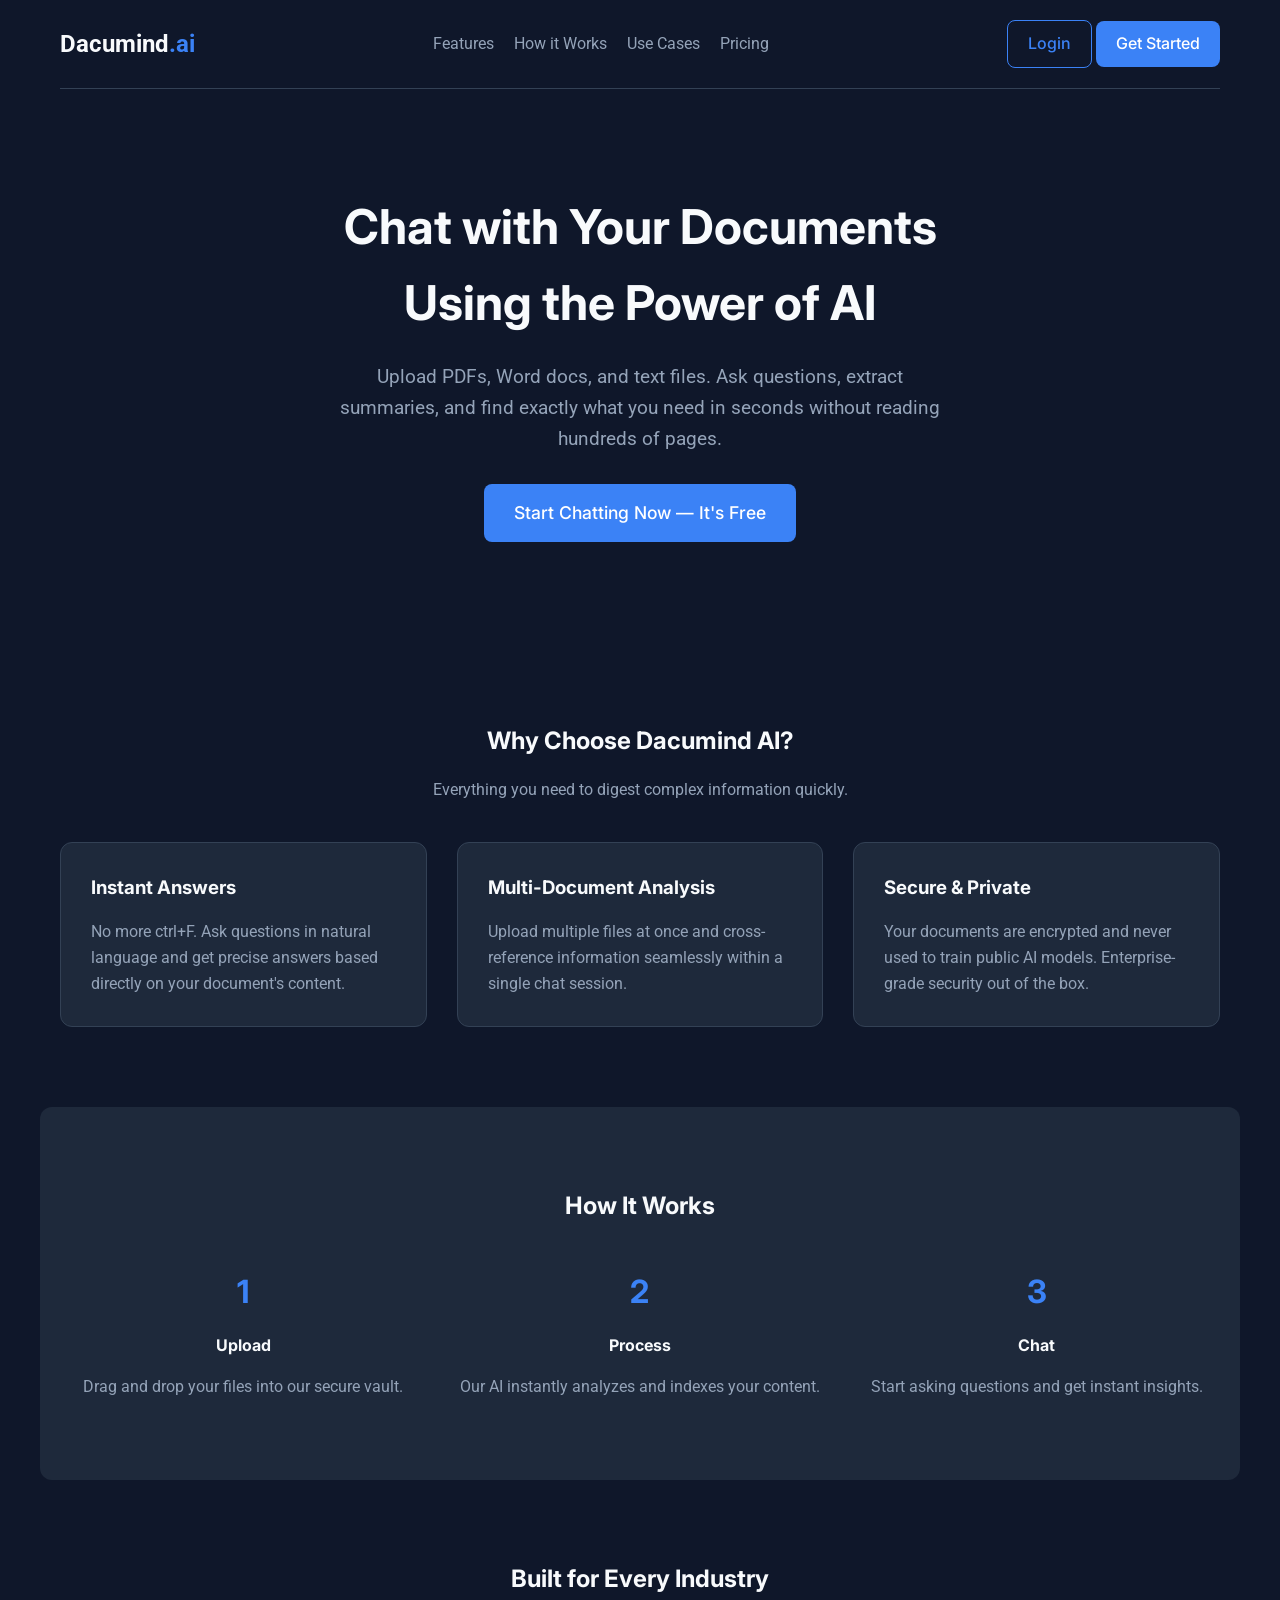
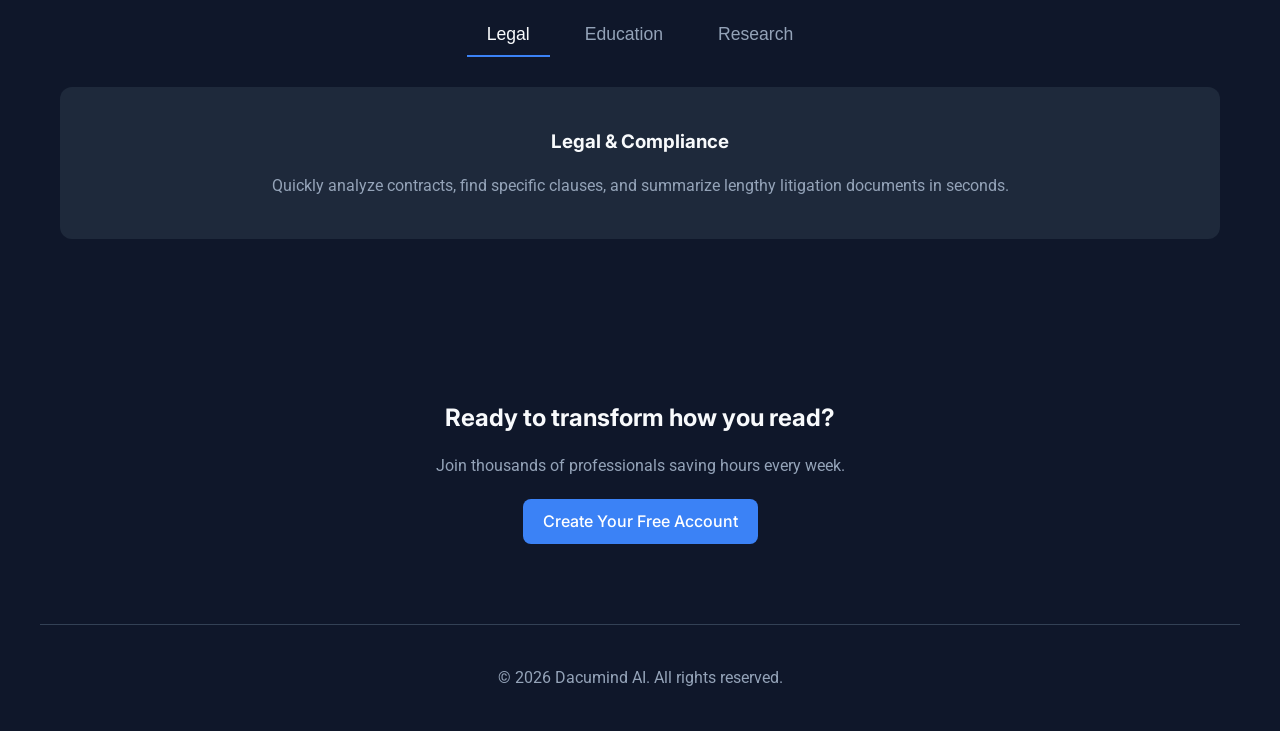
<file: dacumind-ai/index.html>
<!DOCTYPE html>
<html lang="en">
<head>
  <meta charset="UTF-8">
  <meta name="viewport" content="width=device-width, initial-scale=1.0">
  <title>Dacumind AI - Intelligent Document Analysis</title>
  <link rel="preconnect" href="https://fonts.googleapis.com">
  <link rel="preconnect" href="https://fonts.gstatic.com" crossorigin>
  <link href="https://fonts.googleapis.com/css2?family=Inter:wght@400;500;700&family=Roboto:wght@400;500&display=swap" rel="stylesheet">
  <link rel="stylesheet" href="css/main.css">
</head>
<body>

  <!-- Navbar -->
  <header class="container">
    <nav class="navbar">
      <a href="index.html" class="navbar-brand">Dacumind<span style="color: var(--accent-color);">.ai</span></a>
      <button class="menu-toggle" id="mobile-menu-btn" aria-label="Toggle Menu">
        &#9776;
      </button>
      <ul class="nav-links">
        <li><a href="#features">Features</a></li>
        <li><a href="#how-it-works">How it Works</a></li>
        <li><a href="#use-cases">Use Cases</a></li>
        <li><a href="pricing.html">Pricing</a></li>
      </ul>
      <div class="nav-actions">
        <a href="login.html" class="btn btn-outline">Login</a>
        <a href="dashboard.html" class="btn btn-primary">Get Started</a>
      </div>
    </nav>
  </header>

  <!-- Hero Section -->
  <section class="hero container">
    <h1>Chat with Your Documents <br>Using the Power of AI</h1>
    <p>Upload PDFs, Word docs, and text files. Ask questions, extract summaries, and find exactly what you need in seconds without reading hundreds of pages.</p>
    <div class="hero-ctas">
      <a href="dashboard.html" class="btn btn-primary" style="font-size: 1.1rem; padding: 15px 30px;">Start Chatting Now — It's Free</a>
    </div>
  </section>

  <!-- Features Section -->
  <section id="features" class="section container">
    <h2 class="text-center">Why Choose Dacumind AI?</h2>
    <p class="text-center text-muted" style="max-width: 600px; margin: 0 auto;">Everything you need to digest complex information quickly.</p>
    
    <div class="features-grid">
      <div class="feature-card">
        <h3>Instant Answers</h3>
        <p class="text-muted">No more ctrl+F. Ask questions in natural language and get precise answers based directly on your document's content.</p>
      </div>
      <div class="feature-card">
        <h3>Multi-Document Analysis</h3>
        <p class="text-muted">Upload multiple files at once and cross-reference information seamlessly within a single chat session.</p>
      </div>
      <div class="feature-card">
        <h3>Secure & Private</h3>
        <p class="text-muted">Your documents are encrypted and never used to train public AI models. Enterprise-grade security out of the box.</p>
      </div>
    </div>
  </section>

  <!-- How It Works Section -->
  <section id="how-it-works" class="section container" style="background-color: var(--bg-secondary); border-radius: var(--radius-lg);">
    <h2 class="text-center">How It Works</h2>
    <div class="features-grid" style="text-align: center;">
      <div>
        <h3 style="color: var(--accent-color); font-size: 2rem;">1</h3>
        <h4>Upload</h4>
        <p class="text-muted">Drag and drop your files into our secure vault.</p>
      </div>
      <div>
        <h3 style="color: var(--accent-color); font-size: 2rem;">2</h3>
        <h4>Process</h4>
        <p class="text-muted">Our AI instantly analyzes and indexes your content.</p>
      </div>
      <div>
        <h3 style="color: var(--accent-color); font-size: 2rem;">3</h3>
        <h4>Chat</h4>
        <p class="text-muted">Start asking questions and get instant insights.</p>
      </div>
    </div>
  </section>

  <!-- Use Cases Section (Interactive Tabs) -->
  <section id="use-cases" class="section container">
    <h2 class="text-center">Built for Every Industry</h2>
    
    <div class="tabs">
      <button class="tab-btn active" data-target="legal">Legal</button>
      <button class="tab-btn" data-target="education">Education</button>
      <button class="tab-btn" data-target="research">Research</button>
    </div>

    <div id="legal" class="tab-content active">
      <h3>Legal & Compliance</h3>
      <p class="text-muted">Quickly analyze contracts, find specific clauses, and summarize lengthy litigation documents in seconds.</p>
    </div>
    
    <div id="education" class="tab-content">
      <h3>Education & Students</h3>
      <p class="text-muted">Upload textbooks and lecture notes. Create study guides and flashcards automatically by chatting with your course materials.</p>
    </div>

    <div id="research" class="tab-content">
      <h3>Academic Research</h3>
      <p class="text-muted">Digest complex research papers, extract methodologies, and compare findings across multiple PDFs effortlessly.</p>
    </div>
  </section>

  <!-- Call to Action -->
  <section class="section container text-center">
    <h2>Ready to transform how you read?</h2>
    <p class="text-muted" style="margin-bottom: 20px;">Join thousands of professionals saving hours every week.</p>
    <a href="dashboard.html" class="btn btn-primary">Create Your Free Account</a>
  </section>

  <!-- Footer -->
  <footer class="footer container">
    <p>&copy; 2026 Dacumind AI. All rights reserved.</p>
  </footer>

  <script src="js/app.js"></script>
</body>
</html>
</file>
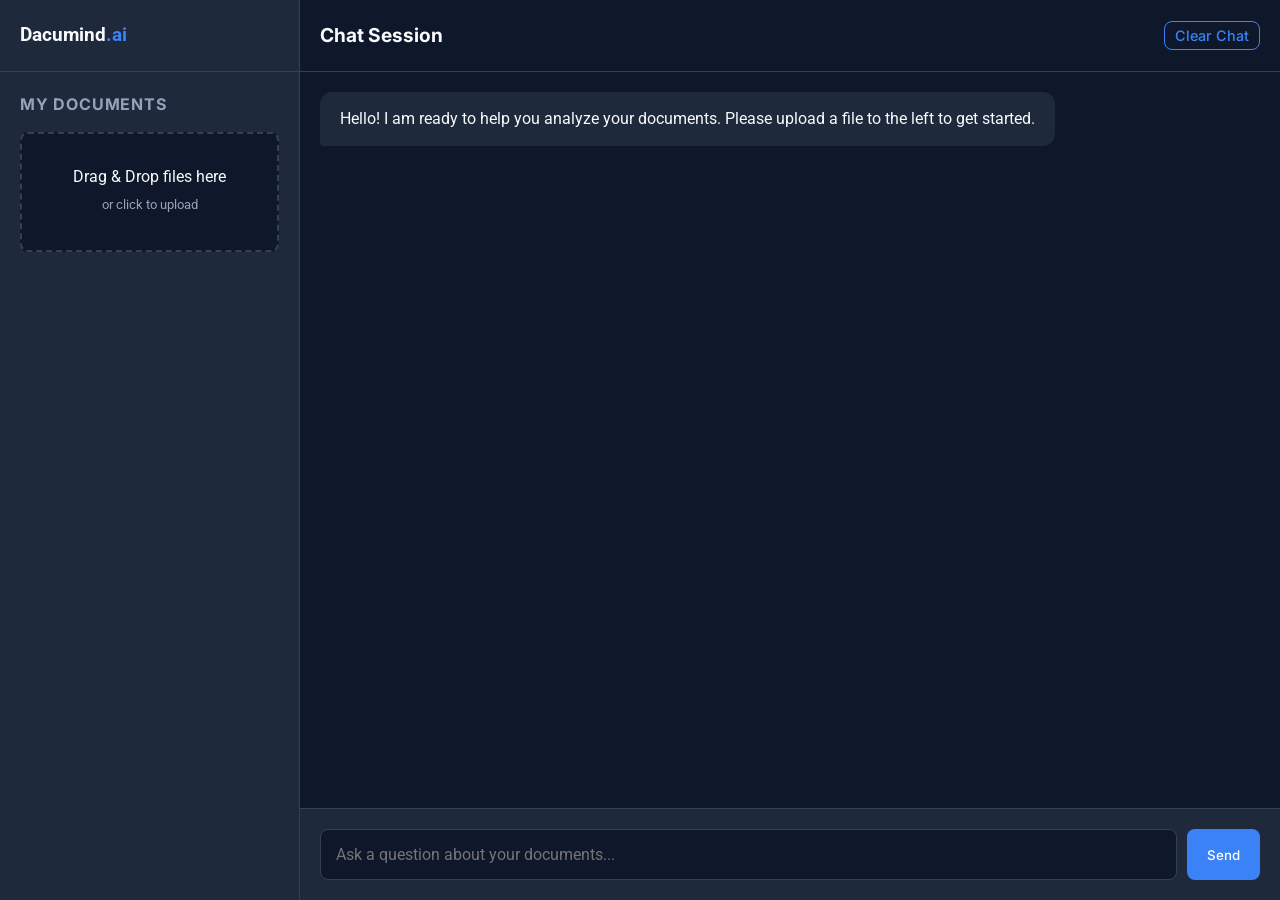
<file: dacumind-ai/dashboard.html>
<!DOCTYPE html>
<html lang="en">
<head>
  <meta charset="UTF-8">
  <meta name="viewport" content="width=device-width, initial-scale=1.0">
  <title>Dashboard - Dacumind AI</title>
  <link rel="preconnect" href="https://fonts.googleapis.com">
  <link rel="preconnect" href="https://fonts.gstatic.com" crossorigin>
  <link href="https://fonts.googleapis.com/css2?family=Inter:wght@400;500;700&family=Roboto:wght@400;500&display=swap" rel="stylesheet">
  <link rel="stylesheet" href="css/main.css">
  <link rel="stylesheet" href="css/dashboard.css">
</head>
<body class="dashboard-body">

  <div class="dashboard-layout">
    <!-- Sidebar Overlay -->
    <div id="sidebar-overlay" class="sidebar-overlay"></div>
    
    <!-- Sidebar -->
    <aside class="sidebar">
      <div class="sidebar-header" style="display: flex; justify-content: space-between; align-items: center;">
        <a href="index.html" class="navbar-brand" style="font-size: 1.2rem;">Dacumind<span style="color: var(--accent-color);">.ai</span></a>
        <button id="sidebar-close" style="background: none; border: none; color: var(--text-primary); font-size: 1.5rem; cursor: pointer; display: none;">&times;</button>
      </div>
      
      <div class="sidebar-content">
        <h3>My Documents</h3>
        <!-- Drag and Drop Zone -->
        <div id="drop-zone" class="drop-zone">
          <p>Drag & Drop files here</p>
          <p class="text-muted" style="font-size: 0.8rem;">or click to upload</p>
          <input type="file" id="file-input" hidden multiple>
        </div>
        
        <ul id="document-list" class="document-list">
          <!-- Uploaded files will appear here -->
        </ul>
      </div>
    </aside>

    <!-- Main Chat Area -->
    <main class="chat-area">
      <div class="chat-header">
        <div style="display: flex; align-items: center; gap: 10px;">
          <button id="sidebar-toggle" class="btn btn-outline" style="padding: 5px 10px; font-size: 1.2rem; border: none; display: none;">&#9776;</button>
          <h2>Chat Session</h2>
        </div>
        <button class="btn btn-outline" style="padding: 5px 10px; font-size: 0.9rem;">Clear Chat</button>
      </div>

      <div id="chat-container" class="chat-container">
        <!-- Chat messages will be appended here -->
        <div class="message ai-message">
          <div class="message-content">
            Hello! I am ready to help you analyze your documents. Please upload a file to the left to get started.
          </div>
        </div>
      </div>

      <div class="chat-input-area">
        <form id="chat-form" class="chat-form">
          <input type="text" id="chat-input" placeholder="Ask a question about your documents..." autocomplete="off">
          <button type="submit" class="btn btn-primary">Send</button>
        </form>
      </div>
    </main>
  </div>

  <script src="js/dashboard.js"></script>
</body>
</html>
</file>
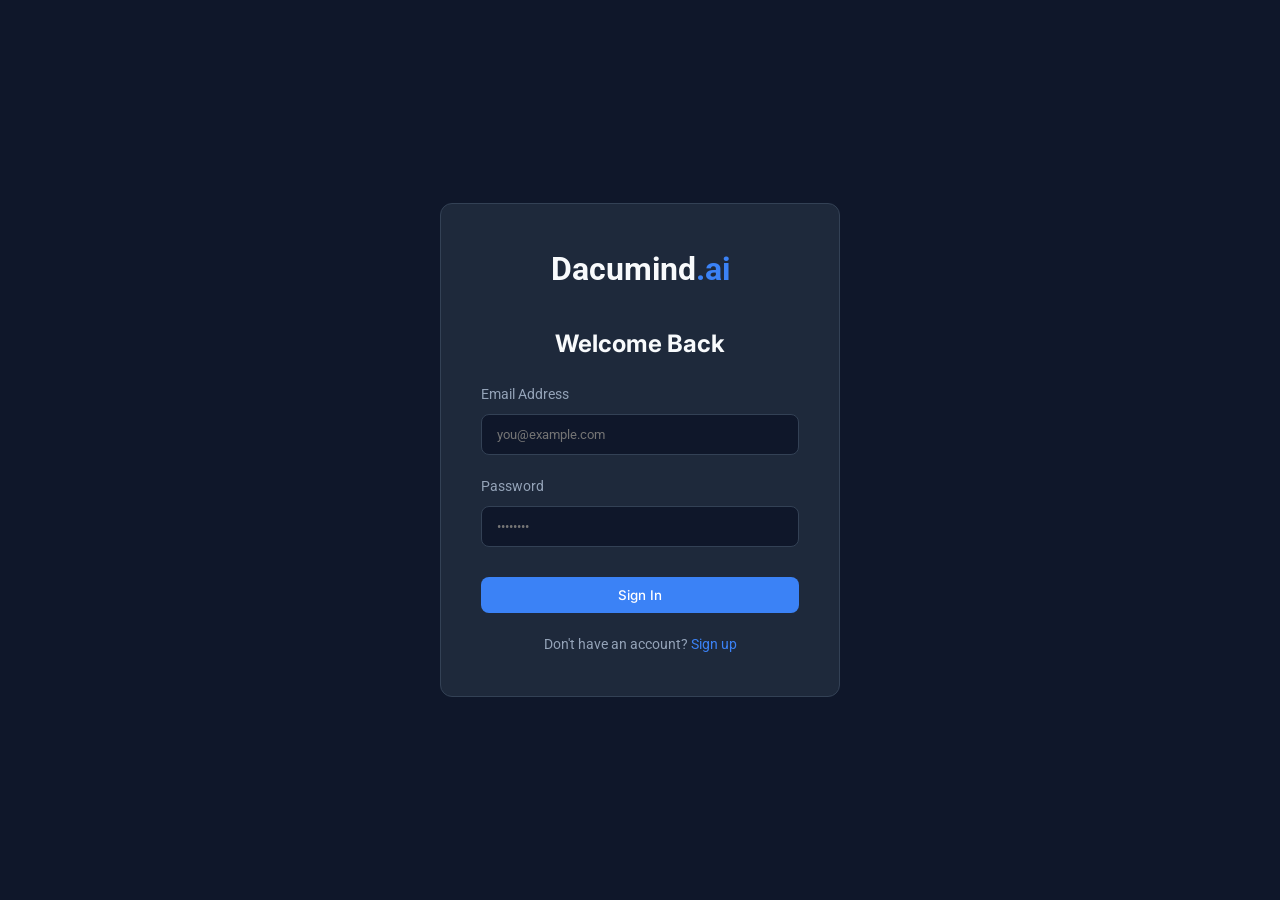
<file: dacumind-ai/login.html>
<!DOCTYPE html>
<html lang="en">
<head>
  <meta charset="UTF-8">
  <meta name="viewport" content="width=device-width, initial-scale=1.0">
  <title>Login - Dacumind AI</title>
  <link rel="preconnect" href="https://fonts.googleapis.com">
  <link rel="preconnect" href="https://fonts.gstatic.com" crossorigin>
  <link href="https://fonts.googleapis.com/css2?family=Inter:wght@400;500;700&family=Roboto:wght@400;500&display=swap" rel="stylesheet">
  <link rel="stylesheet" href="css/main.css">
  <style>
    .login-container {
      min-height: 100vh;
      display: flex;
      align-items: center;
      justify-content: center;
      padding: 20px;
    }
    
    .login-card {
      background-color: var(--bg-secondary);
      padding: 40px;
      border-radius: var(--radius-lg);
      border: 1px solid var(--border-color);
      width: 100%;
      max-width: 400px;
      text-align: center;
    }

    .form-group {
      margin-bottom: 20px;
      text-align: left;
    }

    .form-group label {
      display: block;
      margin-bottom: 8px;
      color: var(--text-muted);
      font-size: 0.9rem;
    }

    .form-group input {
      width: 100%;
      padding: 12px 15px;
      border-radius: var(--radius-md);
      border: 1px solid var(--border-color);
      background-color: var(--bg-primary);
      color: var(--text-primary);
      font-family: var(--font-body);
    }

    .form-group input:focus {
      outline: none;
      border-color: var(--accent-color);
    }

    .login-btn {
      width: 100%;
      margin-top: 10px;
    }
  </style>
</head>
<body>

  <div class="login-container">
    <div class="login-card">
      <a href="index.html" class="navbar-brand" style="display: block; margin-bottom: 30px; font-size: 2rem;">Dacumind<span style="color: var(--accent-color);">.ai</span></a>
      
      <h2 style="margin-bottom: 20px;">Welcome Back</h2>
      
      <form action="dashboard.html">
        <div class="form-group">
          <label for="email">Email Address</label>
          <input type="email" id="email" required placeholder="you@example.com">
        </div>
        
        <div class="form-group">
          <label for="password">Password</label>
          <input type="password" id="password" required placeholder="••••••••">
        </div>
        
        <button type="submit" class="btn btn-primary login-btn">Sign In</button>
      </form>
      
      <p class="text-muted" style="margin-top: 20px; font-size: 0.9rem;">
        Don't have an account? <a href="signup.html">Sign up</a>
      </p>
    </div>
  </div>

</body>
</html>
</file>
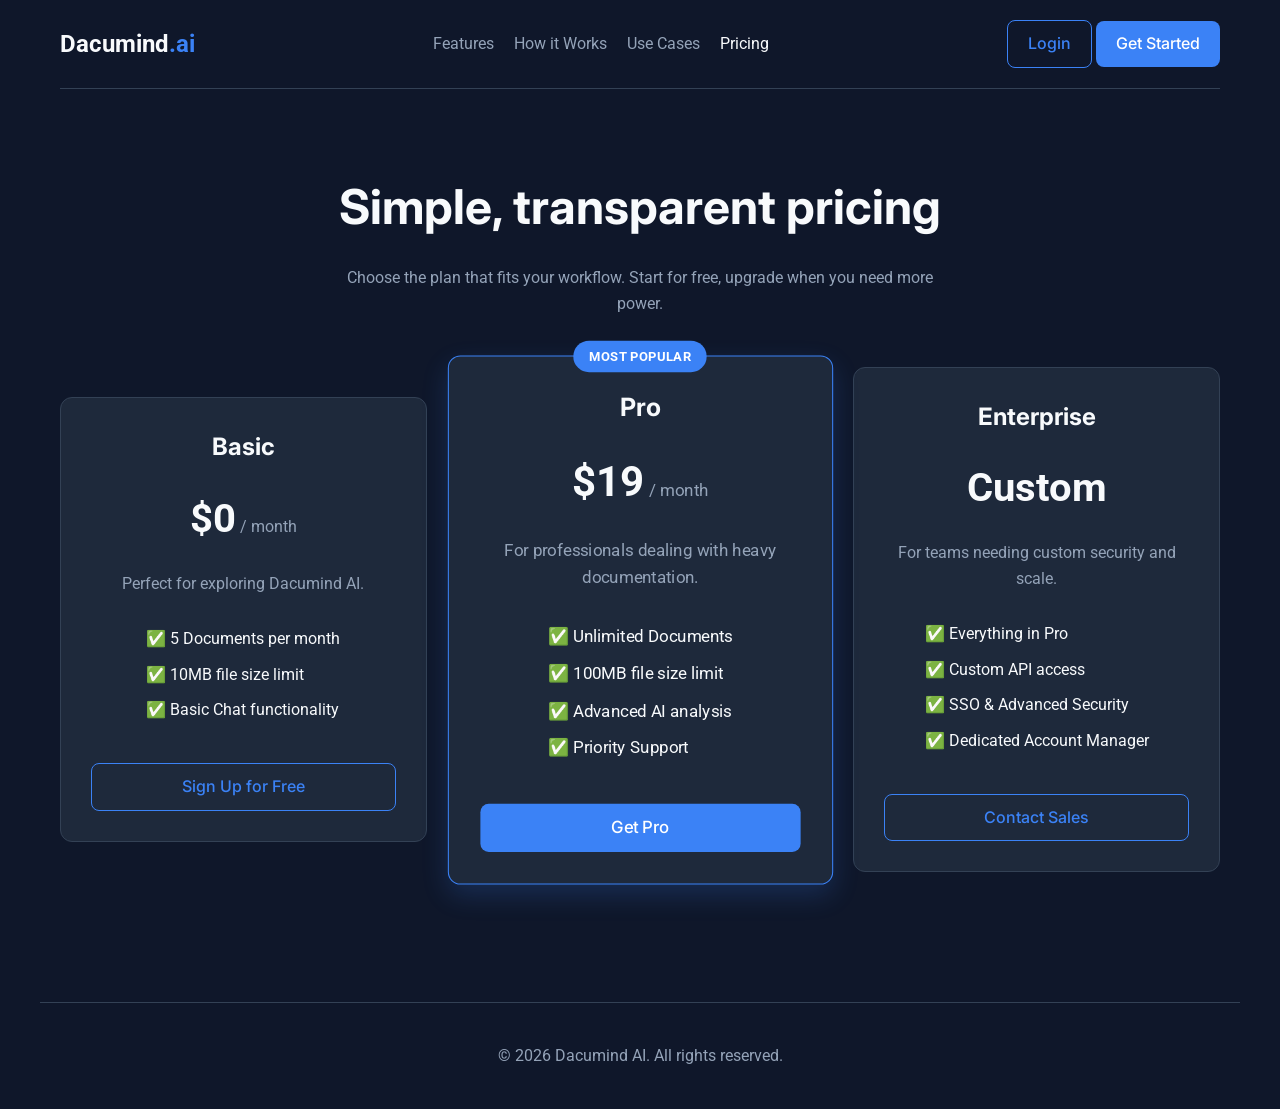
<file: dacumind-ai/pricing.html>
<!DOCTYPE html>
<html lang="en">
<head>
  <meta charset="UTF-8">
  <meta name="viewport" content="width=device-width, initial-scale=1.0">
  <title>Pricing - Dacumind AI</title>
  <link rel="preconnect" href="https://fonts.googleapis.com">
  <link rel="preconnect" href="https://fonts.gstatic.com" crossorigin>
  <link href="https://fonts.googleapis.com/css2?family=Inter:wght@400;500;700&family=Roboto:wght@400;500&display=swap" rel="stylesheet">
  <link rel="stylesheet" href="css/main.css">
</head>
<body>

  <!-- Navbar -->
  <header class="container">
    <nav class="navbar">
      <a href="index.html" class="navbar-brand">Dacumind<span style="color: var(--accent-color);">.ai</span></a>
      <ul class="nav-links">
        <li><a href="index.html#features">Features</a></li>
        <li><a href="index.html#how-it-works">How it Works</a></li>
        <li><a href="index.html#use-cases">Use Cases</a></li>
        <li><a href="pricing.html" style="color: var(--text-primary);">Pricing</a></li>
      </ul>
      <div class="nav-actions">
        <a href="login.html" class="btn btn-outline">Login</a>
        <a href="dashboard.html" class="btn btn-primary">Get Started</a>
      </div>
    </nav>
  </header>

  <!-- Pricing Section -->
  <section class="section container">
    <h1 class="text-center" style="font-size: 3rem; margin-bottom: 20px;">Simple, transparent pricing</h1>
    <p class="text-center text-muted" style="max-width: 600px; margin: 0 auto 50px auto;">Choose the plan that fits your workflow. Start for free, upgrade when you need more power.</p>
    
    <div class="features-grid" style="align-items: center;">
      <!-- Free Plan -->
      <div class="feature-card" style="text-align: center;">
        <h3 style="font-size: 1.5rem;">Basic</h3>
        <p style="font-size: 2.5rem; font-weight: bold; margin: 20px 0; color: var(--text-primary);">$0<span style="font-size: 1rem; color: var(--text-muted); font-weight: normal;"> / month</span></p>
        <p class="text-muted" style="margin-bottom: 30px;">Perfect for exploring Dacumind AI.</p>
        <ul style="list-style: none; padding: 0; text-align: left; margin-bottom: 30px; display: inline-block;">
          <li style="margin-bottom: 10px;">✅ 5 Documents per month</li>
          <li style="margin-bottom: 10px;">✅ 10MB file size limit</li>
          <li style="margin-bottom: 10px;">✅ Basic Chat functionality</li>
        </ul>
        <a href="signup.html" class="btn btn-outline" style="display: block;">Sign Up for Free</a>
      </div>

      <!-- Pro Plan -->
      <div class="feature-card" style="text-align: center; border-color: var(--accent-color); position: relative; transform: scale(1.05); box-shadow: 0 10px 25px rgba(59, 130, 246, 0.2);">
        <div style="position: absolute; top: -15px; left: 50%; transform: translateX(-50%); background-color: var(--accent-color); color: white; padding: 5px 15px; border-radius: 20px; font-size: 0.8rem; font-weight: bold;">MOST POPULAR</div>
        <h3 style="font-size: 1.5rem;">Pro</h3>
        <p style="font-size: 2.5rem; font-weight: bold; margin: 20px 0; color: var(--text-primary);">$19<span style="font-size: 1rem; color: var(--text-muted); font-weight: normal;"> / month</span></p>
        <p class="text-muted" style="margin-bottom: 30px;">For professionals dealing with heavy documentation.</p>
        <ul style="list-style: none; padding: 0; text-align: left; margin-bottom: 30px; display: inline-block;">
          <li style="margin-bottom: 10px;">✅ Unlimited Documents</li>
          <li style="margin-bottom: 10px;">✅ 100MB file size limit</li>
          <li style="margin-bottom: 10px;">✅ Advanced AI analysis</li>
          <li style="margin-bottom: 10px;">✅ Priority Support</li>
        </ul>
        <a href="signup.html" class="btn btn-primary" style="display: block;">Get Pro</a>
      </div>

      <!-- Enterprise Plan -->
      <div class="feature-card" style="text-align: center;">
        <h3 style="font-size: 1.5rem;">Enterprise</h3>
        <p style="font-size: 2.5rem; font-weight: bold; margin: 20px 0; color: var(--text-primary);">Custom</p>
        <p class="text-muted" style="margin-bottom: 30px;">For teams needing custom security and scale.</p>
        <ul style="list-style: none; padding: 0; text-align: left; margin-bottom: 30px; display: inline-block;">
          <li style="margin-bottom: 10px;">✅ Everything in Pro</li>
          <li style="margin-bottom: 10px;">✅ Custom API access</li>
          <li style="margin-bottom: 10px;">✅ SSO & Advanced Security</li>
          <li style="margin-bottom: 10px;">✅ Dedicated Account Manager</li>
        </ul>
        <a href="signup.html" class="btn btn-outline" style="display: block;">Contact Sales</a>
      </div>
    </div>
  </section>

  <!-- Footer -->
  <footer class="footer container" style="margin-top: 50px;">
    <p>&copy; 2026 Dacumind AI. All rights reserved.</p>
  </footer>

</body>
</html>
</file>
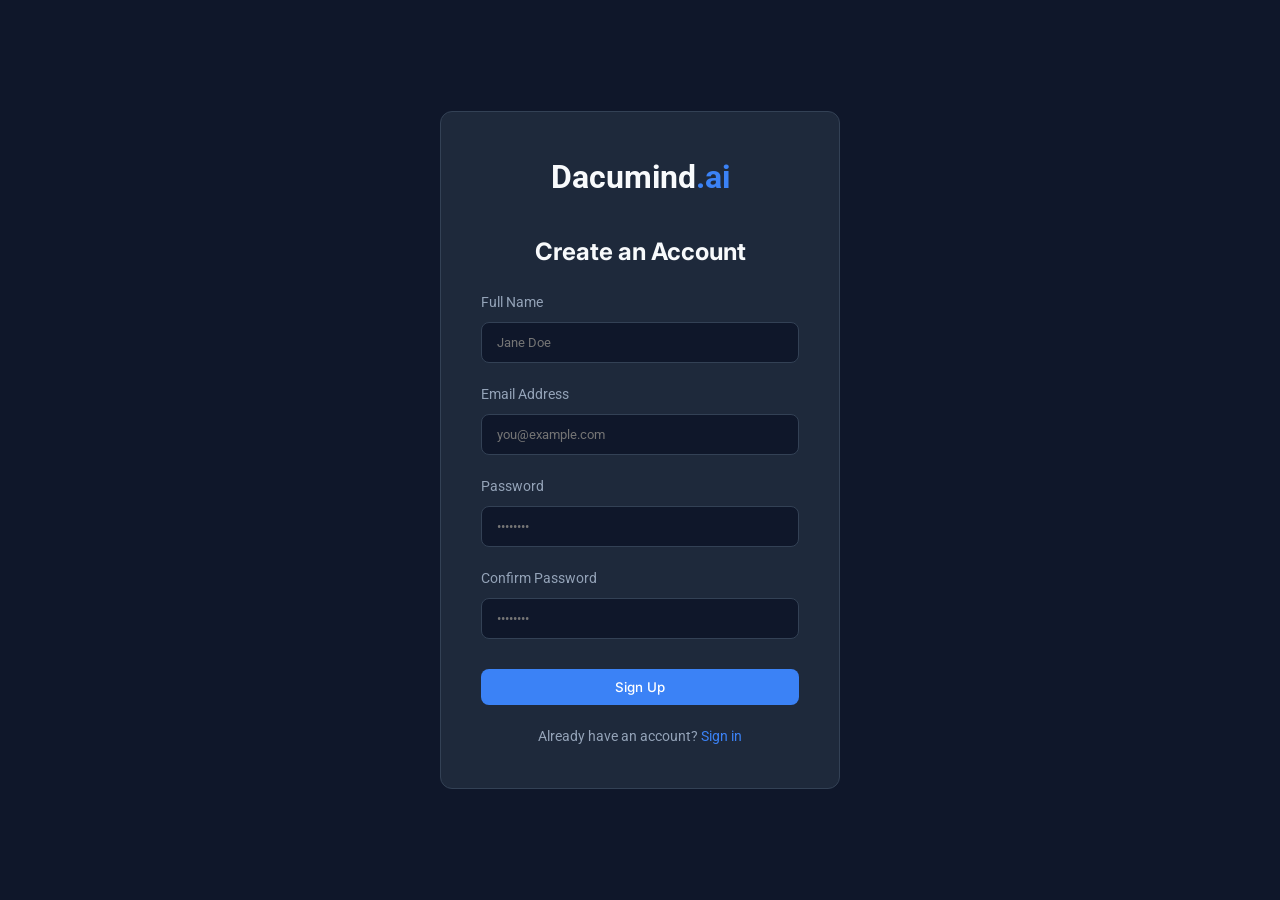
<file: dacumind-ai/signup.html>
<!DOCTYPE html>
<html lang="en">
<head>
  <meta charset="UTF-8">
  <meta name="viewport" content="width=device-width, initial-scale=1.0">
  <title>Sign Up - Dacumind AI</title>
  <link rel="preconnect" href="https://fonts.googleapis.com">
  <link rel="preconnect" href="https://fonts.gstatic.com" crossorigin>
  <link href="https://fonts.googleapis.com/css2?family=Inter:wght@400;500;700&family=Roboto:wght@400;500&display=swap" rel="stylesheet">
  <link rel="stylesheet" href="css/main.css">
  <style>
    .login-container {
      min-height: 100vh;
      display: flex;
      align-items: center;
      justify-content: center;
      padding: 20px;
    }
    
    .login-card {
      background-color: var(--bg-secondary);
      padding: 40px;
      border-radius: var(--radius-lg);
      border: 1px solid var(--border-color);
      width: 100%;
      max-width: 400px;
      text-align: center;
    }

    .form-group {
      margin-bottom: 20px;
      text-align: left;
    }

    .form-group label {
      display: block;
      margin-bottom: 8px;
      color: var(--text-muted);
      font-size: 0.9rem;
    }

    .form-group input {
      width: 100%;
      padding: 12px 15px;
      border-radius: var(--radius-md);
      border: 1px solid var(--border-color);
      background-color: var(--bg-primary);
      color: var(--text-primary);
      font-family: var(--font-body);
    }

    .form-group input:focus {
      outline: none;
      border-color: var(--accent-color);
    }

    .login-btn {
      width: 100%;
      margin-top: 10px;
    }
  </style>
</head>
<body>

  <div class="login-container">
    <div class="login-card">
      <a href="index.html" class="navbar-brand" style="display: block; margin-bottom: 30px; font-size: 2rem;">Dacumind<span style="color: var(--accent-color);">.ai</span></a>
      
      <h2 style="margin-bottom: 20px;">Create an Account</h2>
      
      <form action="dashboard.html">
        <div class="form-group">
          <label for="fullname">Full Name</label>
          <input type="text" id="fullname" required placeholder="Jane Doe">
        </div>

        <div class="form-group">
          <label for="email">Email Address</label>
          <input type="email" id="email" required placeholder="you@example.com">
        </div>
        
        <div class="form-group">
          <label for="password">Password</label>
          <input type="password" id="password" required placeholder="••••••••">
        </div>

        <div class="form-group">
          <label for="confirm-password">Confirm Password</label>
          <input type="password" id="confirm-password" required placeholder="••••••••">
        </div>
        
        <button type="submit" class="btn btn-primary login-btn">Sign Up</button>
      </form>
      
      <p class="text-muted" style="margin-top: 20px; font-size: 0.9rem;">
        Already have an account? <a href="login.html">Sign in</a>
      </p>
    </div>
  </div>

</body>
</html>
</file>
<file: dacumind-ai/css/main.css>
:root {
  /* Colors - Tech-focused, trustworthy, and modern */
  --bg-primary: #0F172A;       /* Slate 900 - Dark mode default */
  --bg-secondary: #1E293B;     /* Slate 800 - Cards and containers */
  --accent-color: #3B82F6;     /* Blue 500 - Primary actions (CTAs) */
  --accent-hover: #2563EB;     /* Blue 600 */
  --text-primary: #F8FAFC;     /* Slate 50 - High contrast text */
  --text-muted: #94A3B8;       /* Slate 400 - Secondary text */
  --success: #10B981;          /* Emerald 500 */
  --border-color: #334155;     /* Slate 700 */

  /* Typography */
  --font-heading: 'Inter', system-ui, sans-serif;
  --font-body: 'Roboto', system-ui, sans-serif;
  
  /* Spacing & Radii */
  --radius-md: 8px;
  --radius-lg: 12px;
  --spacing-section: 80px 20px;
}

* {
  box-sizing: border-box;
  margin: 0;
  padding: 0;
}

body {
  font-family: var(--font-body);
  background-color: var(--bg-primary);
  color: var(--text-primary);
  line-height: 1.6;
}

h1, h2, h3, h4, h5, h6 {
  font-family: var(--font-heading);
  font-weight: 700;
  margin-bottom: 1rem;
}

a {
  color: var(--accent-color);
  text-decoration: none;
  transition: color 0.3s ease;
}

a:hover {
  color: var(--accent-hover);
}

/* Utilities */
.container {
  max-width: 1200px;
  margin: 0 auto;
  padding: 0 20px;
}

.text-center { text-align: center; }
.text-muted { color: var(--text-muted); }

.section {
  padding: var(--spacing-section);
}

/* Buttons */
.btn {
  display: inline-block;
  padding: 10px 20px;
  border-radius: var(--radius-md);
  font-weight: 500;
  cursor: pointer;
  border: none;
  transition: all 0.3s ease;
  font-family: var(--font-heading);
}

.btn-primary {
  background-color: var(--accent-color);
  color: white;
}

.btn-primary:hover {
  background-color: var(--accent-hover);
  color: white;
}

.btn-outline {
  background-color: transparent;
  color: var(--accent-color);
  border: 1px solid var(--accent-color);
}

.btn-outline:hover {
  background-color: var(--accent-color);
  color: white;
}

/* Navbar */
.navbar {
  display: flex;
  justify-content: space-between;
  align-items: center;
  padding: 20px 0;
  border-bottom: 1px solid var(--border-color);
}

.navbar-brand {
  font-size: 1.5rem;
  font-weight: 700;
  color: var(--text-primary);
}

.nav-links {
  display: flex;
  gap: 20px;
  list-style: none;
}

.nav-links a {
  color: var(--text-muted);
}

.nav-links a:hover {
  color: var(--text-primary);
}

.menu-toggle {
  display: none;
}

/* Hero Section */
.hero {
  text-align: center;
  padding: 100px 20px;
}

.hero h1 {
  font-size: 3rem;
  margin-bottom: 20px;
}

.hero p {
  font-size: 1.2rem;
  color: var(--text-muted);
  max-width: 600px;
  margin: 0 auto 30px auto;
}

/* Features Grid */
.features-grid {
  display: grid;
  grid-template-columns: repeat(auto-fit, minmax(250px, 1fr));
  gap: 30px;
  margin-top: 40px;
}

.feature-card {
  background-color: var(--bg-secondary);
  padding: 30px;
  border-radius: var(--radius-lg);
  border: 1px solid var(--border-color);
}

/* Use Cases Tabs */
.tabs {
  display: flex;
  justify-content: center;
  gap: 15px;
  margin-bottom: 30px;
}

.tab-btn {
  background: transparent;
  border: none;
  color: var(--text-muted);
  font-size: 1.1rem;
  cursor: pointer;
  padding: 10px 20px;
  border-bottom: 2px solid transparent;
  transition: all 0.3s;
}

.tab-btn.active, .tab-btn:hover {
  color: var(--text-primary);
  border-bottom-color: var(--accent-color);
}

.tab-content {
  display: none;
  background-color: var(--bg-secondary);
  padding: 40px;
  border-radius: var(--radius-lg);
  text-align: center;
}

.tab-content.active {
  display: block;
}

/* Footer */
.footer {
  border-top: 1px solid var(--border-color);
  padding: 40px 20px;
  text-align: center;
  color: var(--text-muted);
}

/* Responsive Design */
@media (max-width: 768px) {
  /* Global */
  .section {
    padding: 60px 15px;
  }
  
  .container {
    padding: 0 15px;
  }

  /* Navbar */
  .menu-toggle {
    display: block !important;
    background: none;
    border: none;
    color: var(--text-primary);
    font-size: 1.5rem;
    cursor: pointer;
  }
  
  .nav-links, .nav-actions {
    display: none;
    width: 100%;
    flex-direction: column;
    text-align: center;
    margin-top: 15px;
  }
  
  .navbar {
    flex-wrap: wrap;
  }
  
  .nav-links.active, .nav-actions.active {
    display: flex;
    gap: 15px;
    padding: 10px 0;
  }
  
  .nav-links a {
    padding: 10px;
    display: block;
  }

  /* Hero */
  .hero {
    padding: 60px 15px;
  }

  .hero h1 {
    font-size: 2rem;
  }

  .hero p {
    font-size: 1rem;
  }

  /* Features & How it Works */
  .features-grid {
    grid-template-columns: 1fr;
    gap: 40px;
  }
}

@media (max-width: 480px) {
  .hero h1 {
    font-size: 1.75rem;
  }
  .btn {
    width: 100%;
    margin-bottom: 10px;
  }
}
</file>
<file: dacumind-ai/css/dashboard.css>
/* Dashboard Specific Styles */
.dashboard-body {
  margin: 0;
  height: 100vh;
  overflow: hidden; /* Prevent full page scroll */
}

.dashboard-layout {
  display: flex;
  height: 100vh;
}

/* Sidebar */
.sidebar {
  width: 300px;
  background-color: var(--bg-secondary);
  border-right: 1px solid var(--border-color);
  display: flex;
  flex-direction: column;
}

.sidebar-header {
  padding: 20px;
  border-bottom: 1px solid var(--border-color);
}

.sidebar-content {
  padding: 20px;
  flex: 1;
  overflow-y: auto;
}

.sidebar-content h3 {
  font-size: 1rem;
  color: var(--text-muted);
  margin-bottom: 15px;
  text-transform: uppercase;
  letter-spacing: 0.05em;
}

/* Drop Zone */
.drop-zone {
  border: 2px dashed var(--border-color);
  border-radius: var(--radius-md);
  padding: 30px 20px;
  text-align: center;
  cursor: pointer;
  transition: all 0.3s ease;
  margin-bottom: 20px;
  background-color: var(--bg-primary);
}

.drop-zone.dragover {
  border-color: var(--accent-color);
  background-color: rgba(59, 130, 246, 0.1); /* Accent with opacity */
}

.drop-zone p {
  margin-bottom: 5px;
}

.document-list {
  list-style: none;
}

.document-list li {
  padding: 10px;
  background-color: var(--bg-primary);
  border-radius: var(--radius-md);
  margin-bottom: 10px;
  display: flex;
  align-items: center;
  font-size: 0.9rem;
}

.document-list li::before {
  content: '📄';
  margin-right: 10px;
}

/* Main Chat Area */
.chat-area {
  flex: 1;
  display: flex;
  flex-direction: column;
  background-color: var(--bg-primary);
}

.chat-header {
  padding: 20px;
  border-bottom: 1px solid var(--border-color);
  display: flex;
  justify-content: space-between;
  align-items: center;
}

.chat-header h2 {
  margin: 0;
  font-size: 1.2rem;
}

.chat-container {
  flex: 1;
  padding: 20px;
  overflow-y: auto;
  display: flex;
  flex-direction: column;
  gap: 15px;
}

.message {
  display: flex;
  max-width: 80%;
}

.message.user-message {
  align-self: flex-end;
}

.message.ai-message {
  align-self: flex-start;
}

.message-content {
  padding: 15px 20px;
  border-radius: var(--radius-lg);
  line-height: 1.5;
}

.user-message .message-content {
  background-color: var(--accent-color);
  color: white;
  border-bottom-right-radius: 4px;
}

.ai-message .message-content {
  background-color: var(--bg-secondary);
  color: var(--text-primary);
  border-bottom-left-radius: 4px;
}

.chat-input-area {
  padding: 20px;
  border-top: 1px solid var(--border-color);
  background-color: var(--bg-secondary);
}

.chat-form {
  display: flex;
  gap: 10px;
}

#chat-input {
  flex: 1;
  padding: 15px;
  border-radius: var(--radius-md);
  border: 1px solid var(--border-color);
  background-color: var(--bg-primary);
  color: var(--text-primary);
  font-family: var(--font-body);
  font-size: 1rem;
}

#chat-input:focus {
  outline: none;
  border-color: var(--accent-color);
}

/* Sidebar Overlay */
.sidebar-overlay {
  display: none;
  position: fixed;
  top: 0;
  left: 0;
  width: 100vw;
  height: 100vh;
  background: rgba(0, 0, 0, 0.5);
  z-index: 999;
}

.sidebar-overlay.active {
  display: block;
}

/* Responsive Dashboard */
@media (max-width: 768px) {
  .dashboard-layout {
    position: relative;
  }

  .sidebar {
    position: fixed;
    top: 0;
    left: 0;
    z-index: 1000;
    height: 100%;
    transform: translateX(-100%);
    transition: transform 0.3s ease;
    width: 280px;
    box-shadow: 2px 0 10px rgba(0,0,0,0.5);
  }

  .sidebar.open {
    transform: translateX(0);
  }

  #sidebar-toggle {
    display: block !important;
  }

  #sidebar-close {
    display: block !important;
  }

  .message {
    max-width: 95%;
  }

  .chat-input-area {
    padding: 10px;
  }

  #chat-input {
    padding: 10px;
  }
}
</file>
